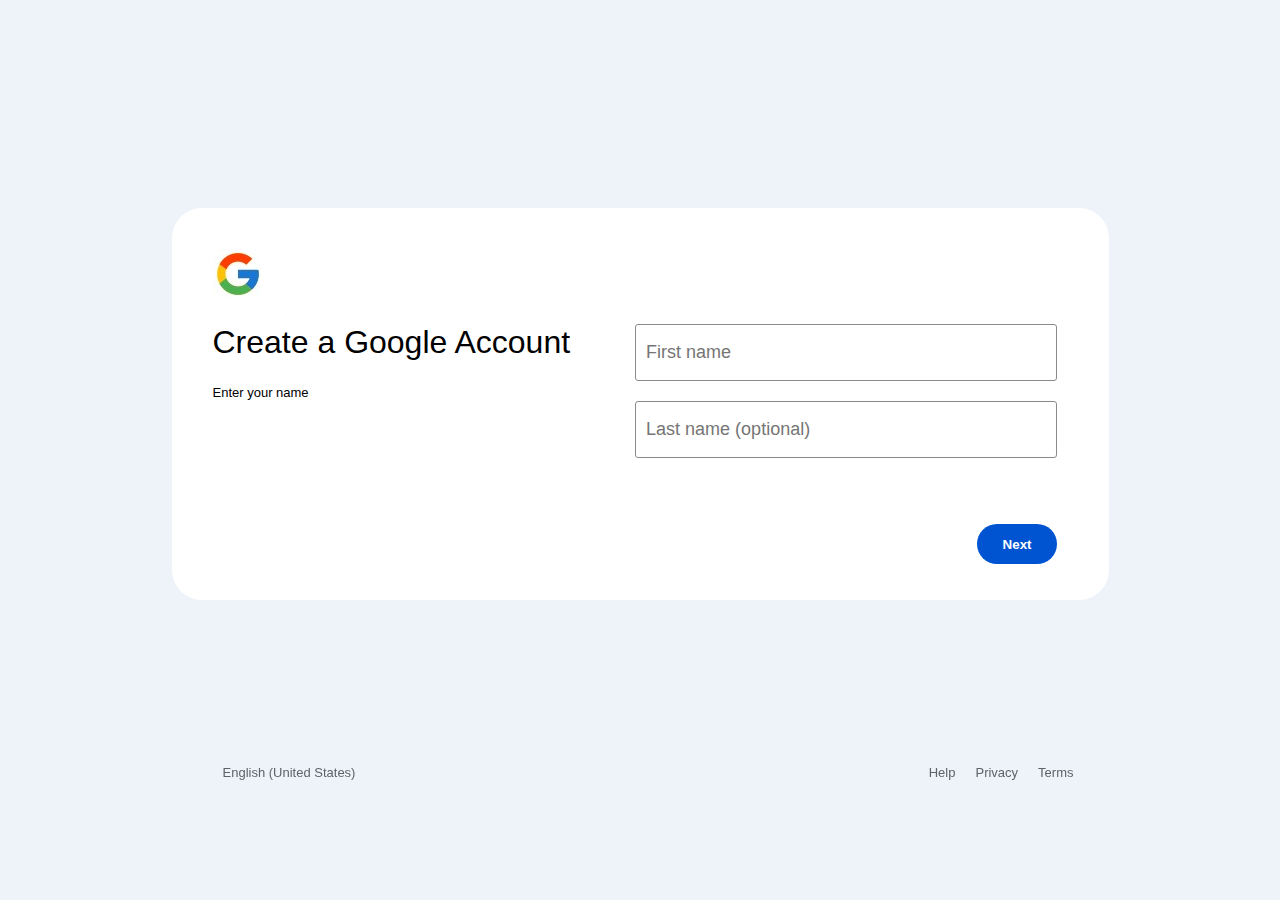
<file: Assignment 02/index.html>
<!DOCTYPE html>
<html lang="en">
<head>
    <meta charset="UTF-8">
    <meta name="viewport" content="width=device-width, initial-scale=1.0">
    <title> Create your Google Account  </title>
    <link rel="stylesheet" href="./Style.css">
    <link rel="shortcut icon" href="./Style.css" type="">
</head>
<body>
    <div class="div1"> 
        <section class="section1">
        <div class="child1">
            <img src="./image/WhatsApp Image 2025-11-17 at 11.54.14 AM.jpeg" alt="">
        </div>
        <div class="child2">
            <h1> Create a Google Account </h1>
            <span> Enter your name </span>
        </div>
    </section>
    <section class="section2">
        <form class="form1">
            <input type="text" name="First Name" placeholder="First name" >
            <input type="text" name="last name (optional)" placeholder="Last name (optional)" >
        </form>
        <button> Next </button>
    </section>
    </div>
    <footer class="footer">
  <div class="footer-content">
    <div class="language-selector">
      <select name="language" id="language">
        <option value="af">Afrikaans</option>
        <option value="az">Azərbaycan</option>
        <option value="id">Bahasa Indonesia</option>
        <option value="ms">Bahasa Melayu</option>
        <option value="bn">বাংলা</option>
        <option value="ca">Català</option>
        <option value="cs">Čeština</option>
        <option value="da">Dansk</option>
        <option value="de">Deutsch</option>
        <option value="en-GB">English (United Kingdom)</option>
        <option value="en-US" selected>English (United States)</option>
        <option value="es">Español</option>
        <option value="eu">Euskara</option>
        <option value="fil">Filipino</option>
        <option value="fr">Français</option>
        <option value="gl">Galego</option>
        <option value="hr">Hrvatski</option>
        <option value="zu">IsiZulu</option>
        <option value="is">Íslenska</option>
        <option value="it">Italiano</option>
        <option value="sw">Kiswahili</option>
        <option value="lv">Latviešu</option>
        <option value="lt">Lietuvių</option>
        <option value="hu">Magyar</option>
        <option value="nl">Nederlands</option>
        <option value="no">Norsk</option>
        <option value="pl">Polski</option>
        <option value="pt-BR">Português (Brasil)</option>
        <option value="pt-PT">Português (Portugal)</option>
        <option value="ro">Română</option>
        <option value="sk">Slovenčina</option>
        <option value="sl">Slovenščina</option>
        <option value="fi">Suomi</option>
        <option value="sv">Svenska</option>
        <option value="vi">Tiếng Việt</option>
        <option value="tr">Türkçe</option>
        <option value="el">Ελληνικά</option>
        <option value="bg">Български</option>
        <option value="ru">Русский</option>
        <option value="sr">Српски</option>
        <option value="uk">Українська</option>
        <option value="he">עברית</option>
        <option value="ur">اردو</option>
        <option value="ar">العربية</option>
        <option value="fa">فارسی</option>
        <option value="hi">हिन्दी</option>
        <option value="bn-IN">বাংলা (ভারত)</option>
        <option value="ta">தமிழ்</option>
        <option value="te">తెలుగు</option>
        <option value="ml">മലയാളം</option>
        <option value="kn">ಕನ್ನಡ</option>
        <option value="gu">ગુજરાતી</option>
        <option value="mr">मराठी</option>
        <option value="pa">ਪੰਜਾਬੀ</option>
        <option value="th">ไทย</option>
        <option value="zh-CN">中文（简体）</option>
        <option value="zh-TW">中文（繁體）</option>
        <option value="ja">日本語</option>
        <option value="ko">한국어</option>
      </select>
    </div>

    <div class="footer-links">
      <a href="#">Help</a>
      <a href="#">Privacy</a>
      <a href="#">Terms</a>
    </div>
  </div>
</footer>
</body>
</html>
</file>
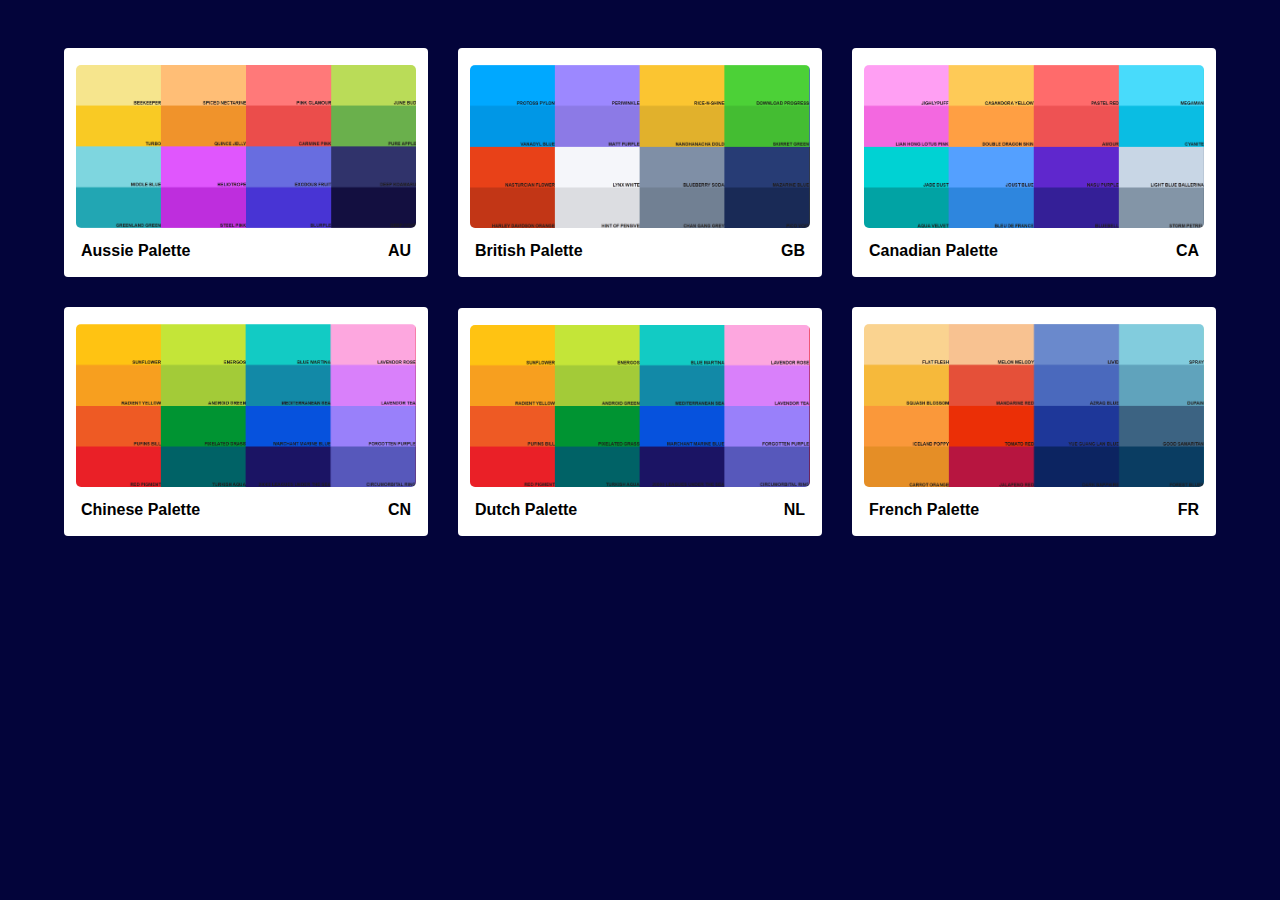
<file: Assignment 04/index.html>
<!DOCTYPE html>
<html lang="en">

<head>
    <meta charset="UTF-8">
    <meta name="viewport" content="width=device-width, initial-scale=1.0">
    <title>Color Palette</title>
    <link rel="stylesheet" href="./style.css">
</head>

<body>
    <div class="container">
        <a class="an1" href="./pages/Aussie P.html">
            <div class="color1">
                <div class="images"><img src="./Assets/1.png" alt=""></div>
                <div class="divs"><span>Aussie Palette</span><span>AU</span></div>
            </div>
        </a>
        <a class="an1" href="./pages/BP.html">
            <div class="color1">
                <div class="images"><img src="./Assets/2.png" alt=""></div>
                <div class="divs"><span>British Palette</span><span>GB</span></div>
            </div>
        </a>
        <a class="an1" href="./pages/CP.html">
            <div class="color1">
                <div class="images"><img src="./Assets/3.png" alt=""></div>
                <div class="divs"><span>Canadian Palette</span><span>CA</span></div>
            </div>
        </a>
        <a class="an1" href="./pages/Chinese P.html">
            <div class="color1">
                <div class="images"><img src="./Assets/4.png" alt=""></div>
                <div class="divs"><span>Chinese Palette</span><span>CN</span></div>
            </div>
        </a>
        <a class="an1" href="./pages/DP.html">
            <div class="color1">
                <div class="images"><img src="./Assets/5.png" alt=""></div>
                <div class="divs"><span>Dutch Palette</span><span>NL</span></div>
            </div>
        </a>
        <a class="an1" href="./pages/FP.html">
            <div class="color1">
                <div class="images"><img src="./Assets/6.png" alt=""></div>
                <div class="divs"><span>French Palette</span><span>FR</span></div>
            </div>
        </a>
    </div>


</body>

</html>
</file>
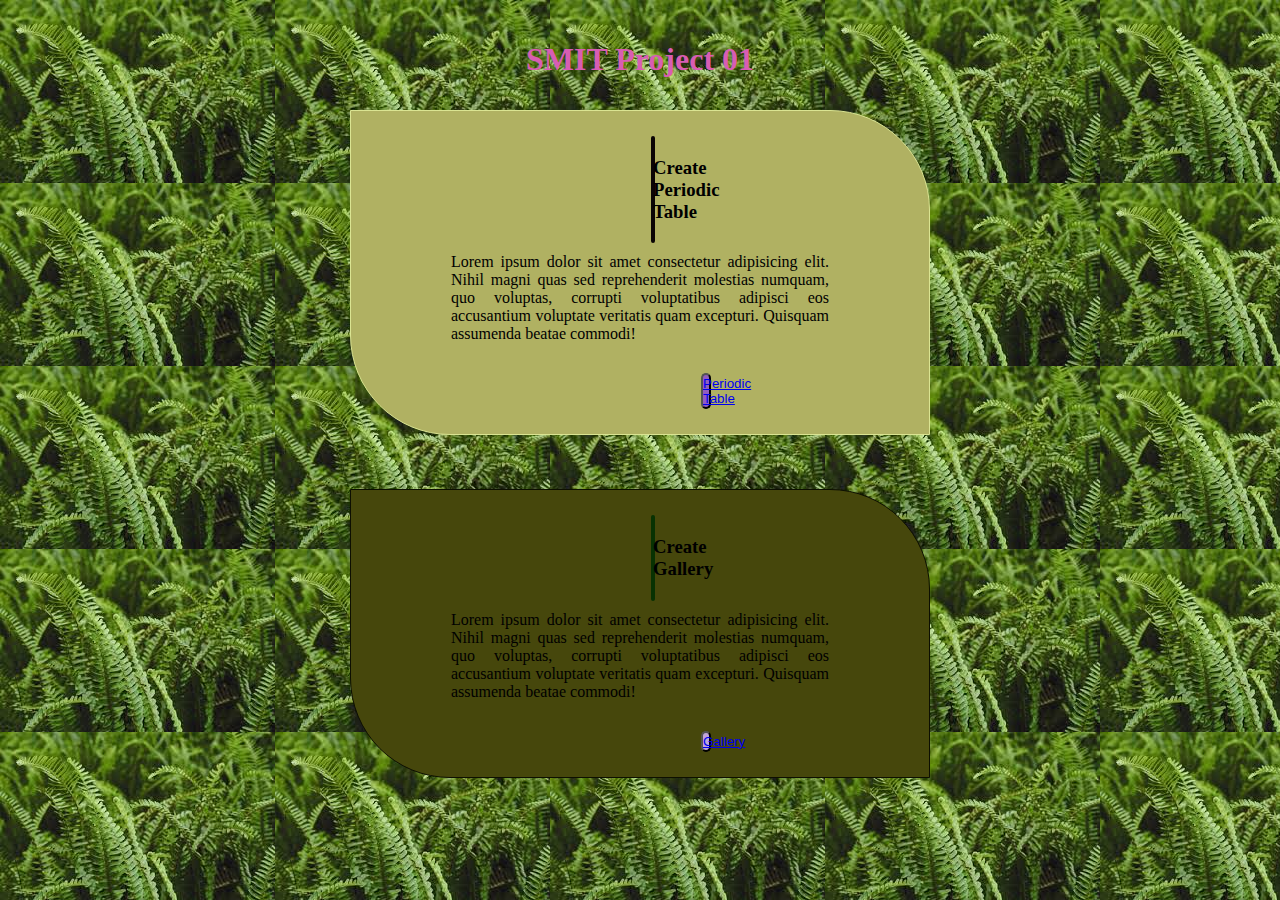
<file: ASSIGNMENT/index.html>
<!DOCTYPE html>
<html lang="en">
<head>
    <meta charset="UTF-8">
    <meta name="viewport" content="width=device-width, initial-scale=1.0">
    <title>Web Page</title>
    <link rel="stylesheet" href="./style.css">
</head>
<body>
    <h1 class="h1">SMIT Project 01</h1>
    <div class="d1">
        <span><h3>Create Periodic Table</h3></span>
        <p class="p1">Lorem ipsum dolor sit amet consectetur adipisicing elit. Nihil magni quas sed reprehenderit 
        molestias numquam, quo voluptas, corrupti voluptatibus adipisci eos accusantium voluptate 
        veritatis quam excepturi. Quisquam assumenda beatae commodi!</p>
        <button class="btn"><a href="./pages/periodic table.html">Periodic Table</a></button>
    </div>
    <br><br><br>
    <div class="d2">
        <span class="span2"><h3>Create Gallery</h3></span>
        <p class="p2">Lorem ipsum dolor sit amet consectetur adipisicing elit. Nihil magni quas sed reprehenderit 
        molestias numquam, quo voluptas, corrupti voluptatibus adipisci eos accusantium voluptate 
        veritatis quam excepturi. Quisquam assumenda beatae commodi!</p>
        <button class="btn1"><a href="./pages/gallery.html">Gallery</a></button>
    </div>
   
</body>
</html>
</file>
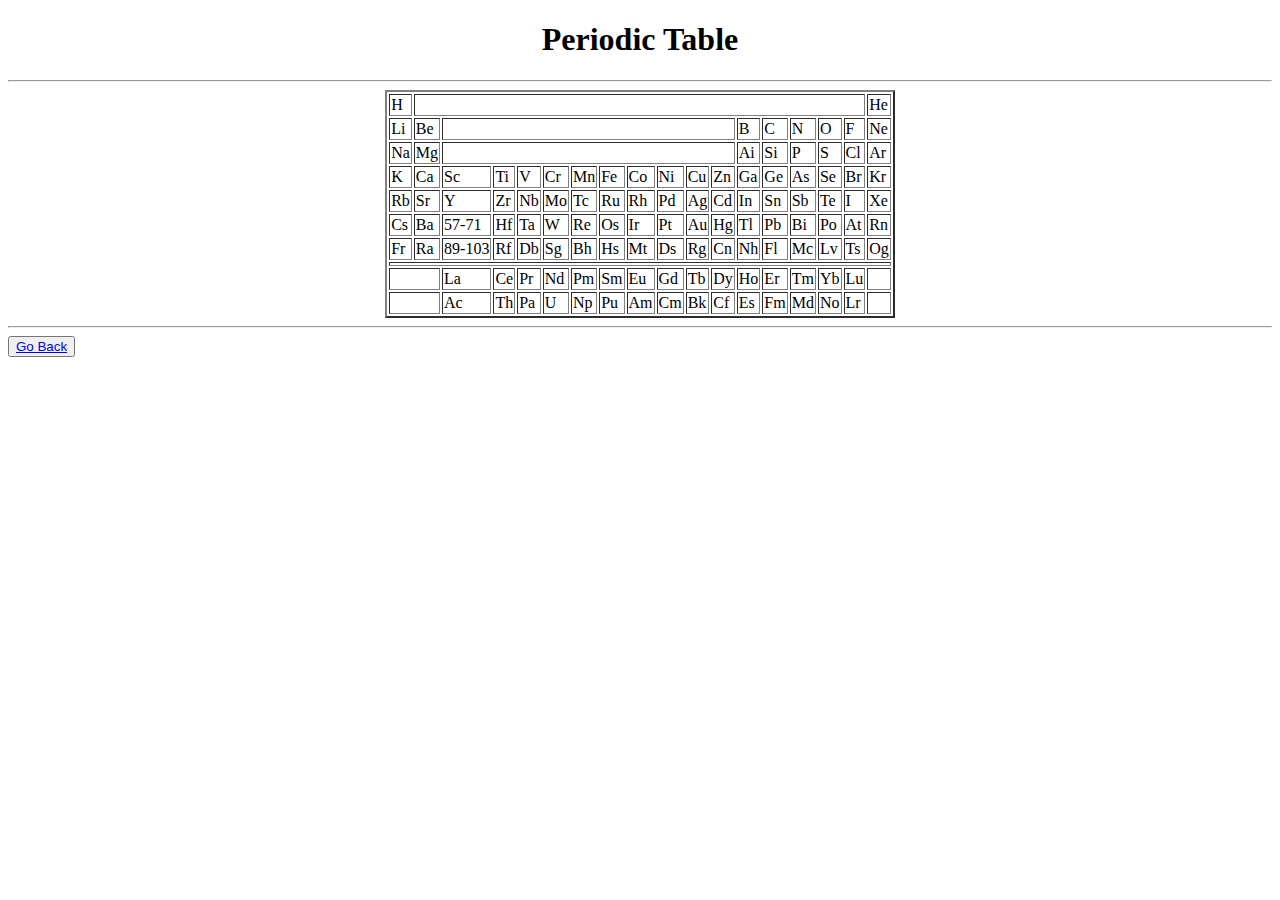
<file: ASSIGNMENT/pages/periodic table.html>
<!DOCTYPE html>
<html lang="en">
<head>
    <meta charset="UTF-8">
    <meta name="viewport" content="width=device-width, initial-scale=1.0">
    <title>Periodic table</title>
</head>
<body>
    
    <h1 align="center">Periodic Table</h1>
<hr>
    <table border="2" align="center">
        <tbody>
        <tr>
            <td>H</td>
            <td colspan="16"></td>
            <td>He</td>
        </tr>
        <tr>
            <td>Li</td>
            <td>Be</td>
            <td colspan="10"></td>
            <td>B</td>
            <td>C</td>
            <td>N</td>
            <td>O</td>
            <td>F</td>
            <td>Ne</td>
        </tr>
        <tr>
            <td>Na</td>
            <td>Mg</td>
            <td colspan="10"></td>
            <td>Ai</td>
            <td>Si</td>
            <td>P</td>
            <td>S</td>
            <td>Cl</td>
            <td>Ar</td>
        </tr>
        <tr>
            <td>K</td>
            <td>Ca</td>
            <td>Sc</td>
            <td>Ti</td>
            <td>V</td>
            <td>Cr</td>
            <td>Mn</td>
            <td>Fe</td>
            <td>Co</td>
            <td>Ni</td>
            <td>Cu</td>
            <td>Zn</td>
            <td>Ga</td>
            <td>Ge</td>
            <td>As</td>
            <td>Se</td>
            <td>Br</td>
            <td>Kr</td>
        </tr>
        <tr>
            <td>Rb</td>
            <td>Sr</td>
            <td>Y</td>
            <td>Zr</td>
            <td>Nb</td>
            <td>Mo</td>
            <td>Tc</td>
            <td>Ru</td>
            <td>Rh</td>
            <td>Pd</td>
            <td>Ag</td>
            <td>Cd</td>
            <td>In</td>
            <td>Sn</td>
            <td>Sb</td>
            <td>Te</td>
            <td>I</td>
            <td>Xe</td>
        </tr>
        <tr>
            <td>Cs</td>
            <td>Ba</td>
            <td>57-71</td>
            <td>Hf</td>
            <td>Ta</td>
            <td>W</td>
            <td>Re</td>
            <td>Os</td>
            <td>Ir</td>
            <td>Pt</td>
            <td>Au</td>
            <td>Hg</td>
            <td>Tl</td>
            <td>Pb</td>
            <td>Bi</td>
            <td>Po</td>
            <td>At</td>
            <td>Rn</td>
        </tr>
        <tr>
            <td>Fr</td>
            <td>Ra</td>
            <td>89-103</td>
            <td>Rf</td>
            <td>Db</td>
            <td>Sg</td>
            <td>Bh</td>
            <td>Hs</td>
            <td>Mt</td>
            <td>Ds</td>
            <td>Rg</td>
            <td>Cn</td>
            <td>Nh</td>
            <td>Fl</td>
            <td>Mc</td>
            <td>Lv</td>
            <td>Ts</td>
            <td>Og</td>
        </tr>
        <tr>
            <td colspan="18"></td>
        </tr>
        <tr>
            <td colspan="2"></td>
            <td>La</td>
            <td>Ce</td>
            <td>Pr</td>
            <td>Nd</td>
            <td>Pm</td>
            <td>Sm</td>
            <td>Eu</td>
            <td>Gd</td>
            <td>Tb</td>
            <td>Dy</td>
            <td>Ho</td>
            <td>Er</td>
            <td>Tm</td>
            <td>Yb</td>
            <td>Lu</td>
            <td></td>
        </tr>
        <tr>
            <td colspan="2"></td>
            <td>Ac</td>
            <td>Th</td>
            <td>Pa</td>
            <td>U</td>
            <td>Np</td>
            <td>Pu</td>
            <td>Am</td>
            <td>Cm</td>
            <td>Bk</td>
            <td>Cf</td>
            <td>Es</td>
            <td>Fm</td>
            <td>Md</td>
            <td>No</td>
            <td>Lr</td>
            <td></td>
        </tr>
    </tbody>
    </table>
    <hr>
    <button><a href="../index.html">Go Back</a></button>
    
</body>
</html>
</file>
<file: Assignment 02/Style.css>
body{
    background-color: #ecf1f8de;
    color: black;
    font-family: "Google Sans", roboto, "Noto Sans Myanmar UI", "Noto Sans Khmer", arial, sans-serif;
    display:flex;
    flex-direction:column;
    justify-content:center;
    align-items:center;
    height:88vh;
}   

.div1{
    background-color: white;
    border: 1px solid transparent;
    border-radius: 30px;
    display: flex;
    padding: 25px;
    padding-right: 0;
    width: 910px;
    height: 340px;
}

h1{
    font-weight: 360;
}

span{
    font-size: small;
}

.section1{
    padding: 15px;
}

.section2{
    position: relative;
}

.form1{
    display: flex;
    flex-direction: column;
    justify-content: right;
    margin: 20px;
    margin-left: 50px;
    margin-top: 70px;
}

.form1 input:focus {
  border-color:  #2e89ff;
}

input{
    background-color: transparent;
    border: 1px solid rgb(138, 138, 138);
    border-radius: 3px  ;
    color: black;
    font-size: 18px;
    padding: 10px;
    margin-top: 20px;
    width: 400px;
    height: 35px;
}

button{
     color: white;
     background-color: #0054d2;
     border: none;
     border-radius: 20px;
     padding: 10px;
     width: 80px;
     height: 40px;
     font-weight: 760;
     position: absolute;
     top: 290px;
     right: 20px;
     cursor: pointer;
}

button:hover {
     background-color: #004aaa;
     /* box-shadow: 0 0 2px #00357b; */
}

.footer {
  position: fixed;
  bottom: 100px;
  width: 880px;
  display: flex;
  justify-content: center;
  align-items: center;
  font-family: arial, sans-serif;
  font-size: 13px;
  color: #5f6368;
}

.footer-content {
  width: 867px;
  display: flex;
  justify-content: space-between;
  align-items: center;
}

/* ===== Language Dropdown ===== */
.language-selector select {
  border: none;
  background: transparent;
  color: #5f6368;
  font-size: 13px;
  cursor: pointer;
  outline: none;
  padding: 20px 16px 20px 16px;
  appearance: none;
}

.language-selector select:hover {
  text-decoration: underline;
}

.language-selector select:focus {
  border: 1px solid #1a73e8;
  border-radius: 4px;
  outline: none;
  background-color: #fff;
}

.footer-links {
  display: flex;
  gap: 20px;
  
}

.footer-links a {
  text-decoration: none;
  color: #5f6368;
  transition: color 0.2s;
}

@media (max-width: 425px) {
  body {
    background-color: #ffffff;
    flex-direction: column;
    justify-content: flex-start;
    align-items: center;
    height: auto;
    padding: 0;
    margin: 0;
  }

  .div1 {
    flex-direction: column;
    align-items: flex-start;
    width: 100%;
    height: 100%;
    border-radius: 0;
    box-shadow: none;
    padding: 40px 25px;
    margin-left: 20px;
  }

  .section1 {
    width: 100%;
    padding: 0;
  }

  .child1 img {
    height: 35px;
    margin-bottom: 15px;
  }

  .child2 h1 {
    font-size: 26px;
    font-weight: 400;
    margin-bottom: 8px;
  }

  .child2 span {
    font-size: 15px;
  }

  .section2 {
    width: 100%;
    margin-top: 25px;
    position: static;
  }

  .form1 {
    width: 100%;
    margin: 0;
    gap: 15px;
  }

  .form1 input {
    width: 90%;
    height: 25px;
    border: 1px solid #dadce0;
    border-radius: 5px;
    font-size: 15px;
    padding: 12px;
  }

  .form1 input:focus {
    border-color: #1a73e8;
  }

  button {
    position: static;
    width: auto;
    padding: 10px 25px;
    font-size: 15px;
    border-radius: 20px;
    align-self: flex-end;
    margin-top: 25px;
    background-color: #0054d2;
  }

  .footer {
    position: relative;
    bottom: 0;
    margin-top: 50px;
    width: 100%;
    display: flex;
    justify-content: center;
  }

  .footer-content {
    display: flex;
    flex-direction: column;
    align-items: center;
    gap: 18px;
    width: 100%;
  }

  .language-selector {
    order: 1;
  }

  .language-selector select {
    border: none;
    background: transparent;
    color: #5f6368;
    font-size: 14px;
    cursor: pointer;
    outline: none;
  }

  .language-selector select:hover {
    text-decoration: underline;
  }

  .footer-links {
    order: 2;
    display: flex;
    justify-content: center;
    gap: 25px;
  }

  .footer-links a {
    text-decoration: none;
    color: #5f6368;
    font-size: 13px;
  }

  .footer-links a:hover {
    text-decoration: underline;
}
}

@media (max-width: 768px) {

  body {
    height: 100vh;
  }

  .div1 {
    height: 100vh;       
    width: 95%;          
  }

  .footer {
    position: fixed;    
    bottom: 0;
    width: 95%;
  }

  .footer-content {
    width: 100%;
  }
}
</file>
<file: Assignment 04/style.css>
body{
    background-color: #03043a;
    font-family: Arial, Helvetica, sans-serif;
    display: flex;
    justify-content: center;
    align-items: center;
    padding: 40px; 
}

.container{
    display: flex;
    flex-wrap: wrap;
    justify-content: center;
    align-items: center;
    width: 1200px;
    gap: 30px;
}

.an1{
    display: block;
    text-decoration: none;
}

.color1{
    background-color: white;
    border-radius: 4px;
    width: 340px;
    text-align: center;
    padding: 12px;
}

.images img{
    width: 100%;
    border-radius: 5px;
    margin: 5px 0;
}

.divs{
    display: flex;
    justify-content: space-between;
    align-items: center;
    padding: 5px;
}

.divs span{
    font-weight: bold;
    color: black;
}

@media (max-width:425px) {
    .color1{
        width: 315px;
    }
}


@media (max-width: 376px){
   .color1{
    width: 280px;
  }
}

@media (Max-width: 321px) {
  .color1{
    width: 230px;
}
}
</file>
<file: ASSIGNMENT/style.css>
body{
    margin: 0%;
    padding: 0%;
    background-color: aquamarine;
    font-family: 'Times New Roman', Times, serif;
    background-image: url(./assets/images/download.jpeg);
}

.h1{
    /* align-items: center; */
    color: rgb(216, 93, 179);
    text-align: center;
    padding-top: 20px;
    /* text-shadow: 20px gold; */
    border-bottom: 2px;
    /* border-bottom: 3px solid #e0b400; */
    /* transition: all 0.3s ease; */
    padding-bottom: 10px;
}

.d1{
    border: 1px solid;
    border-color: rgb(218, 228, 146);
    border-radius: 0 100px;
    padding-top:  25px;
    margin: 0 350px;
    display: flex;
    flex-direction: column;
    background-color: rgb(176, 177, 98);
    padding-bottom: 25px;
    opacity: 2;
}
span{
    text-align: center;
    border: 2px solid rgb(11, 5, 5);
    border-radius: 25px;
    background-color: rgb(233, 170, 25);
    opacity: 5;
    margin: 0 300px;
    padding: 0;
}
.p1{
    text-align: justify;
    /* border-radius: 20px; */
    /* background-color: gold; */
    margin: 10px 100px;
}
.btn{
    background-color: rgb(145, 93, 190);
    margin: 20px 350px 0 350px ;
    border-radius: 50px;
    padding-left: 0;
    
    
    /* margin-top: 20px; */
    /* padding: 25px 0; */
}
.d2{
    border: 1px solid;
    border-color: rgb(13, 15, 1);
    border-radius: 0 100px;
    padding-top:  25px;
    margin: 0 350px;
    display: flex;
    flex-direction: column;
    background-color: rgb(70, 71, 12);
    padding-bottom: 25px;
    opacity: 2;
}
.span2{
    text-align: center;
    border: 2px solid rgb(8, 50, 2);
    border-radius: 25px;
    background-color: rgb(63, 146, 15);
    opacity: 5;
    margin: 0 300px;
    padding: 0;
}
.p2{
    text-align: justify;
    /* border-radius: 20px; */
    /* background-color: gold; */
    margin: 10px 100px;
}
.btn1{
    background-color: rgb(192, 165, 216);
    margin: 20px 350px 0 350px ;
    border-radius: 50px;
    padding-left: 0;
    
    
    /* margin-top: 20px; */
    /* padding: 25px 0; */
}
</file>
